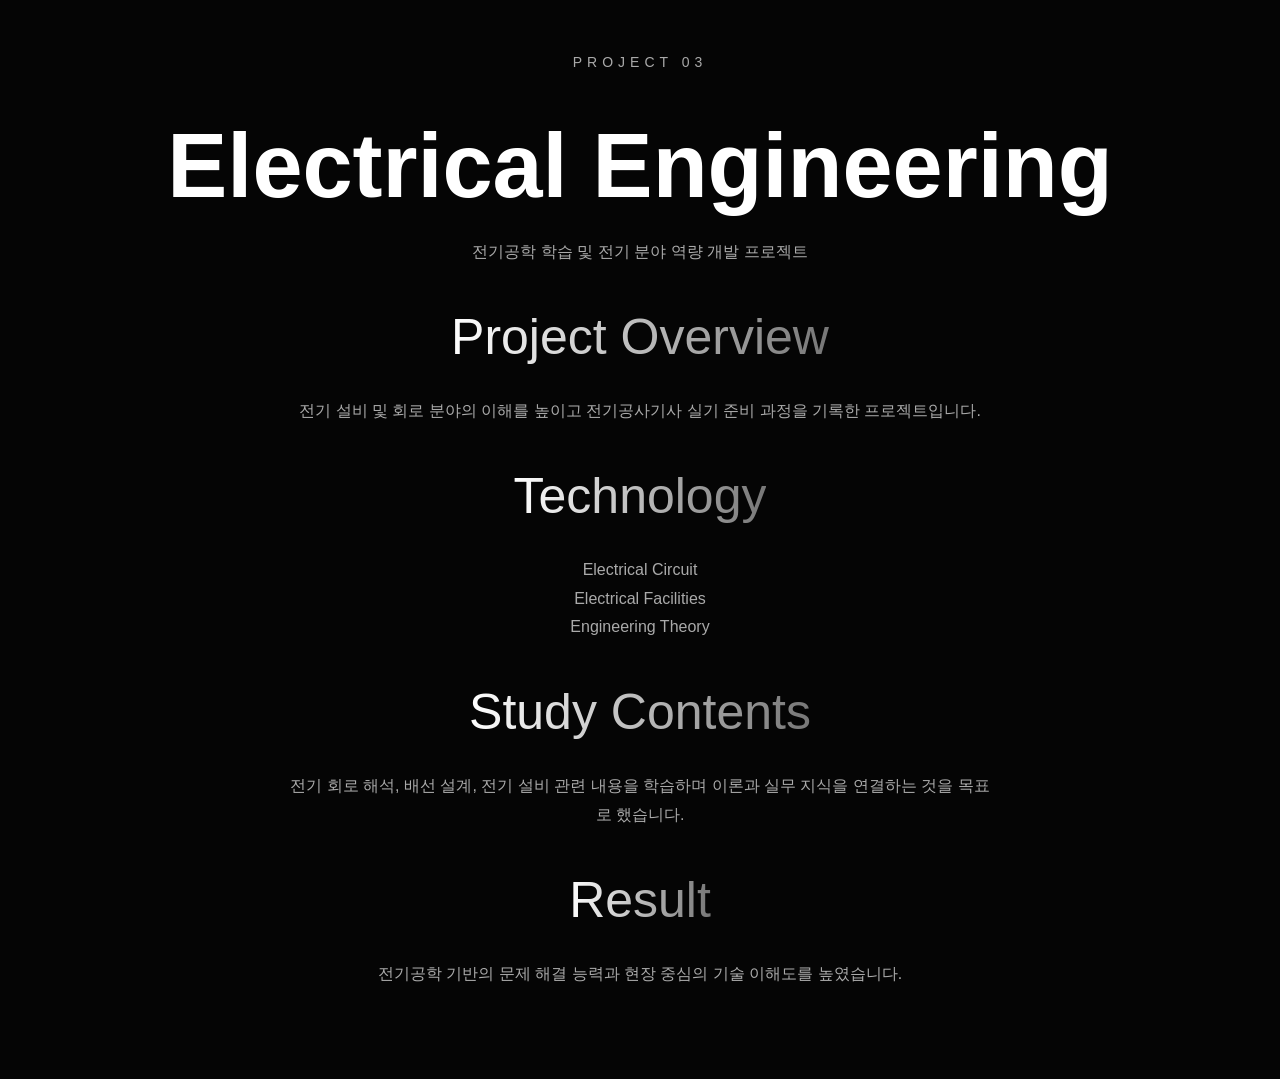
<file: projects/electrical.html>
<!DOCTYPE html>
<html>

<head>

<link rel="stylesheet" href="../style.css">

</head>


<body>


<section class="project-detail">


<p class="small-title">
PROJECT 03
</p>


<h1>
Electrical Engineering
</h1>


<p>
전기공학 학습 및 전기 분야 역량 개발 프로젝트
</p>



<h2>
Project Overview
</h2>


<p>
전기 설비 및 회로 분야의 이해를 높이고
전기공사기사 실기 준비 과정을 기록한 프로젝트입니다.
</p>



<h2>
Technology
</h2>


<p>
Electrical Circuit<br>
Electrical Facilities<br>
Engineering Theory
</p>



<h2>
Study Contents
</h2>


<p>
전기 회로 해석,
배선 설계,
전기 설비 관련 내용을 학습하며
이론과 실무 지식을 연결하는 것을 목표로 했습니다.
</p>



<h2>
Result
</h2>


<p>
전기공학 기반의 문제 해결 능력과
현장 중심의 기술 이해도를 높였습니다.
</p>



</section>


</body>

</html>
</file>
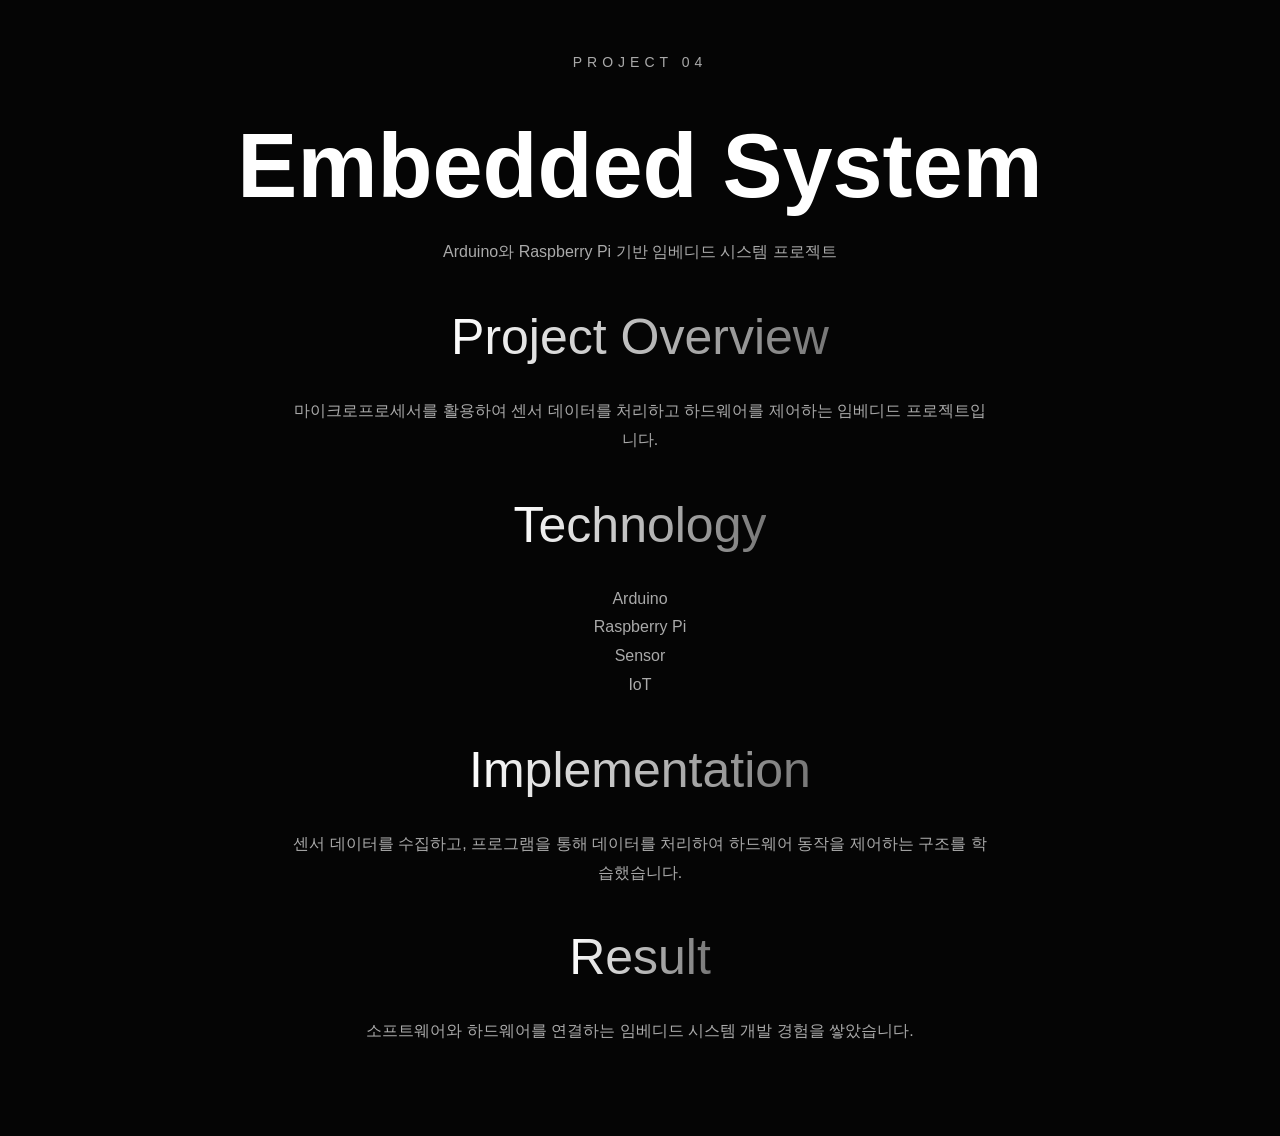
<file: projects/embedded.html>
<!DOCTYPE html>
<html>

<head>

<link rel="stylesheet" href="../style.css">

</head>


<body>


<section class="project-detail">


<p class="small-title">
PROJECT 04
</p>


<h1>
Embedded System
</h1>


<p>
Arduino와 Raspberry Pi 기반
임베디드 시스템 프로젝트
</p>



<h2>
Project Overview
</h2>


<p>
마이크로프로세서를 활용하여
센서 데이터를 처리하고
하드웨어를 제어하는 임베디드 프로젝트입니다.
</p>



<h2>
Technology
</h2>


<p>
Arduino<br>
Raspberry Pi<br>
Sensor<br>
IoT
</p>



<h2>
Implementation
</h2>


<p>
센서 데이터를 수집하고,
프로그램을 통해 데이터를 처리하여
하드웨어 동작을 제어하는 구조를 학습했습니다.
</p>



<h2>
Result
</h2>


<p>
소프트웨어와 하드웨어를 연결하는
임베디드 시스템 개발 경험을 쌓았습니다.
</p>



</section>


</body>

</html>
</file>
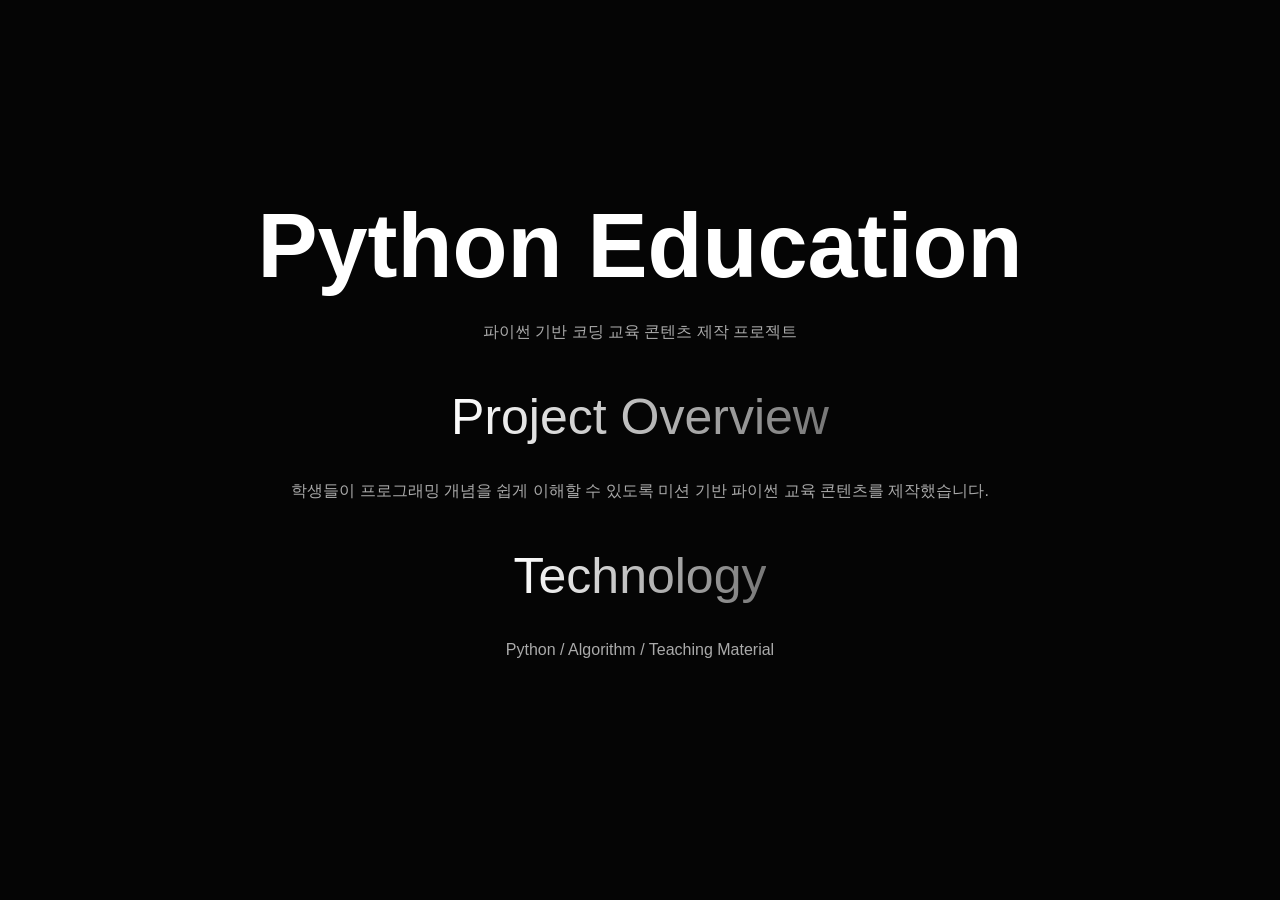
<file: projects/python.html>
<!DOCTYPE html>
<html>

<head>

<link rel="stylesheet" href="../style.css">

</head>


<body>


<section class="project-detail">


<h1>
Python Education
</h1>


<p>
파이썬 기반 코딩 교육 콘텐츠 제작 프로젝트
</p>


<h2>
Project Overview
</h2>


<p>
학생들이 프로그래밍 개념을 쉽게 이해할 수 있도록
미션 기반 파이썬 교육 콘텐츠를 제작했습니다.
</p>


<h2>
Technology
</h2>


<p>
Python / Algorithm / Teaching Material
</p>


</section>


</body>

</html>
</file>
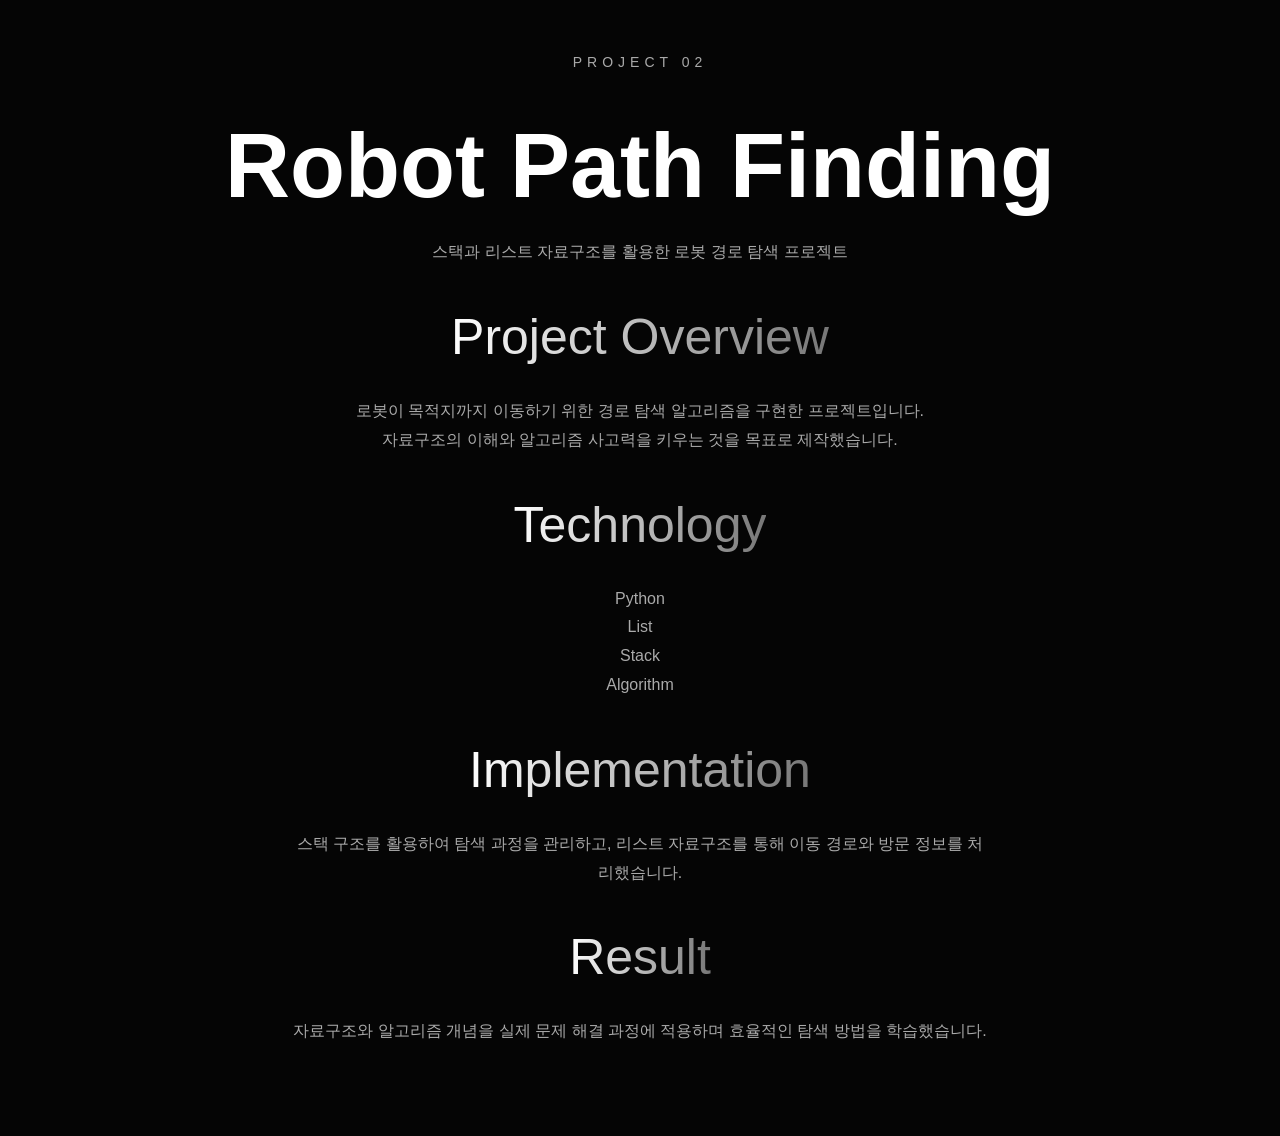
<file: projects/robot.html>
<!DOCTYPE html>
<html>

<head>

<link rel="stylesheet" href="../style.css">

</head>


<body>


<section class="project-detail">


<p class="small-title">
PROJECT 02
</p>


<h1>
Robot Path Finding
</h1>


<p>
스택과 리스트 자료구조를 활용한
로봇 경로 탐색 프로젝트
</p>



<h2>
Project Overview
</h2>


<p>
로봇이 목적지까지 이동하기 위한
경로 탐색 알고리즘을 구현한 프로젝트입니다.
<br>
자료구조의 이해와 알고리즘 사고력을 키우는 것을 목표로 제작했습니다.
</p>



<h2>
Technology
</h2>


<p>
Python<br>
List<br>
Stack<br>
Algorithm
</p>



<h2>
Implementation
</h2>


<p>
스택 구조를 활용하여 탐색 과정을 관리하고,
리스트 자료구조를 통해 이동 경로와 방문 정보를 처리했습니다.
</p>



<h2>
Result
</h2>


<p>
자료구조와 알고리즘 개념을 실제 문제 해결 과정에 적용하며
효율적인 탐색 방법을 학습했습니다.
</p>



</section>


</body>

</html>
</file>
<file: style.css>
* {
    margin: 0;
    padding: 0;
    box-sizing: border-box;
}


body {

    background: #050505;
    color: white;

    font-family: sans-serif;

}


.hero {

    height: 100vh;

    padding-top: 80px;

    display: flex;

    justify-content: center;

    align-items: center;

    position: relative;

    overflow: hidden;

}


.hero-content {

    text-align: center;

    animation: fadeUp 1s ease;

    position: relative;

    z-index: 1;

    animation: heroAppear 1.2s ease;


}


@keyframes fadeUp {

    from {

        opacity: 0;
        transform: translateY(40px);

    }

    to {

        opacity: 1;
        transform: translateY(0);

    }

}


.small-title {

    color: #777;

    letter-spacing: 5px;

    font-size: 14px;

    margin-bottom: 30px;

}


h1 {

    font-size: 90px;

    font-weight: 700;

    margin-bottom: 20px;

    animation: titleGlow 3s infinite alternate;


}


h2 {

    font-size: 50px;

    line-height: 1.2;

    font-weight: 500;

    background: linear-gradient(90deg,
            #ffffff,
            #777777);

    -webkit-background-clip: text;

    color: transparent;

    margin-bottom: 30px;

}


.description {

    color: #888;

    font-size: 18px;

    margin-bottom: 40px;

}


button {

    background: white;

    color: black;

    border: none;

    padding: 15px 35px;

    border-radius: 30px;

    font-size: 16px;

    cursor: pointer;

}

.about {

    height: 100vh;

    display: flex;

    justify-content: center;

    align-items: center;

    background: #0b0b0b;

}


.about-content {

    text-align: center;

    opacity: 0;

    transform: translateY(50px);

    transition: 1s;

}


.about-content.show {

    opacity: 1;

    transform: translateY(0);

}


.project-card,
.skill-card {

    opacity: 0;

    transform: translateY(50px);

    transition: 1s;

}


.project-card.show,
.skill-card.show {

    opacity: 1;

    transform: translateY(0);

}

.about h2 {

    font-size: 60px;

    margin-bottom: 30px;

}


.about p:last-child {

    color: #aaa;

    font-size: 20px;

    line-height: 1.8;

}

.projects {

    min-height: 100vh;

    display: flex;

    justify-content: center;

    align-items: center;

    background: #050505;

}


.projects-content {

    width: 80%;

    text-align: center;

}


.projects h2 {

    font-size: 60px;

    margin-bottom: 50px;

}


.project-list {

    display: grid;

    grid-template-columns: repeat(2, 300px);

    gap: 30px;

    justify-content: center;

}


.project-card {

    min-height: 300px;

    display: flex;

    flex-direction: column;

    background: #111;

    border-radius: 20px;

    text-align: left;

    transition: 0.3s;

}


.project-card:hover {

    transform: translateY(-10px);

    background: #1a1a1a;

}


.project-card h3 {

    font-size: 25px;

    margin-bottom: 20px;

}


.project-card p {

    color: #999;

    line-height: 1.6;

}

.skills {

    min-height: 100vh;

    display: flex;

    justify-content: center;

    align-items: center;

    background: #0b0b0b;

}


.skills-content {

    width: 80%;

    text-align: center;

}


.skills h2 {

    font-size: 60px;

    margin-bottom: 50px;

}


.skill-list {

    display: flex;

    flex-wrap: wrap;

    justify-content: center;

    gap: 20px;

}


.skill-card {

    padding: 20px 40px;

    background: #111;

    border-radius: 50px;

    color: #ddd;

    border: 1px solid #222;

    transition: 0.3s;

}


.skill-card:hover {

    transform: translateY(-8px);

    background: #222;

}

html {
    scroll-behavior: smooth;
}

section {
    scroll-snap-align: start;
}


body {

    scroll-snap-type: y mandatory;

}

.profile-image {

    width: 200px;

    height: 200px;

    animation: float 4s ease-in-out infinite;

    object-fit: cover;

    border-radius: 50%;

    margin-bottom: 30px;

}

.contact a {

    display: inline-block;

    padding: 12px 25px;

    margin: 10px;

    border-radius: 30px;

    text-decoration: none;

    justify-content: center;

    background: white;

    color: black;

}

.contact {

    min-height: 100vh;

    display: flex;

    justify-content: center;

    align-items: center;

}


.contact-content {

    text-align: center;

}

.tags {

    margin-top: 20px;
    margin-bottom: 20px;

    color: #777;

    font-size: 14px;

}


.project-card a {

    color: white;

    text-decoration: none;

    font-size: 14px;

    margin-top: auto;


}


.project-card a:hover {

    opacity: 0.6;

}

.project-detail {

    min-height: 100vh;

    display: flex;

    flex-direction: column;

    justify-content: center;

    align-items: center;

    text-align: center;

    padding: 50px;

}


.project-detail p {

    color: #aaa;

    max-width: 700px;

    line-height: 1.8;

    margin-bottom: 40px;

}

.navbar {

    position: fixed;

    top: 0;

    left: 0;

    width: 100%;

    padding: 25px 60px;

    display: flex;

    justify-content: space-between;

    align-items: center;

    z-index: 1000;

    background: rgba(5, 5, 5, 0.7);

    backdrop-filter: blur(10px);

}


.logo {

    font-size: 20px;

    font-weight: bold;

}



.nav-menu {

    display: flex;

    gap: 40px;

}


.nav-menu a {

    color: #aaa;

    text-decoration: none;

    font-size: 14px;

    letter-spacing: 2px;

    transition: 0.3s;

}


.nav-menu a:hover {

    color: white;

}

.hero::before {

    content: "";

    position: absolute;

    width: 500px;

    height: 500px;

    background: radial-gradient(circle,
            rgba(255, 255, 255, 0.5),
            transparent 60%);

    top: 20%;

    left: 50%;

    transform: translateX(-50%);

    filter: blur(50px);

}

@keyframes heroAppear {


    from {

        opacity: 0;

        transform: translateY(40px);

    }


    to {

        opacity: 1;

        transform: translateY(0);

    }

}

@keyframes float {


    0% {

        transform: translateY(0);

    }


    50% {

        transform: translateY(-15px);

    }


    100% {

        transform: translateY(0);

    }


}

@keyframes titleGlow {


    from {

        text-shadow:0 0 0px white;

    }


    to {

        text-shadow:0 0 20px rgba(255,255,255,0.5);

    }


}

.hero::after {

    content:"";

    position:absolute;

    width:400px;

    height:400px;

    background:radial-gradient(
        circle,
        rgba(255,255,255,0.15),
        transparent 70%
    );

    bottom:-100px;

    right:10%;

    filter:blur(50px);

}
</file>
